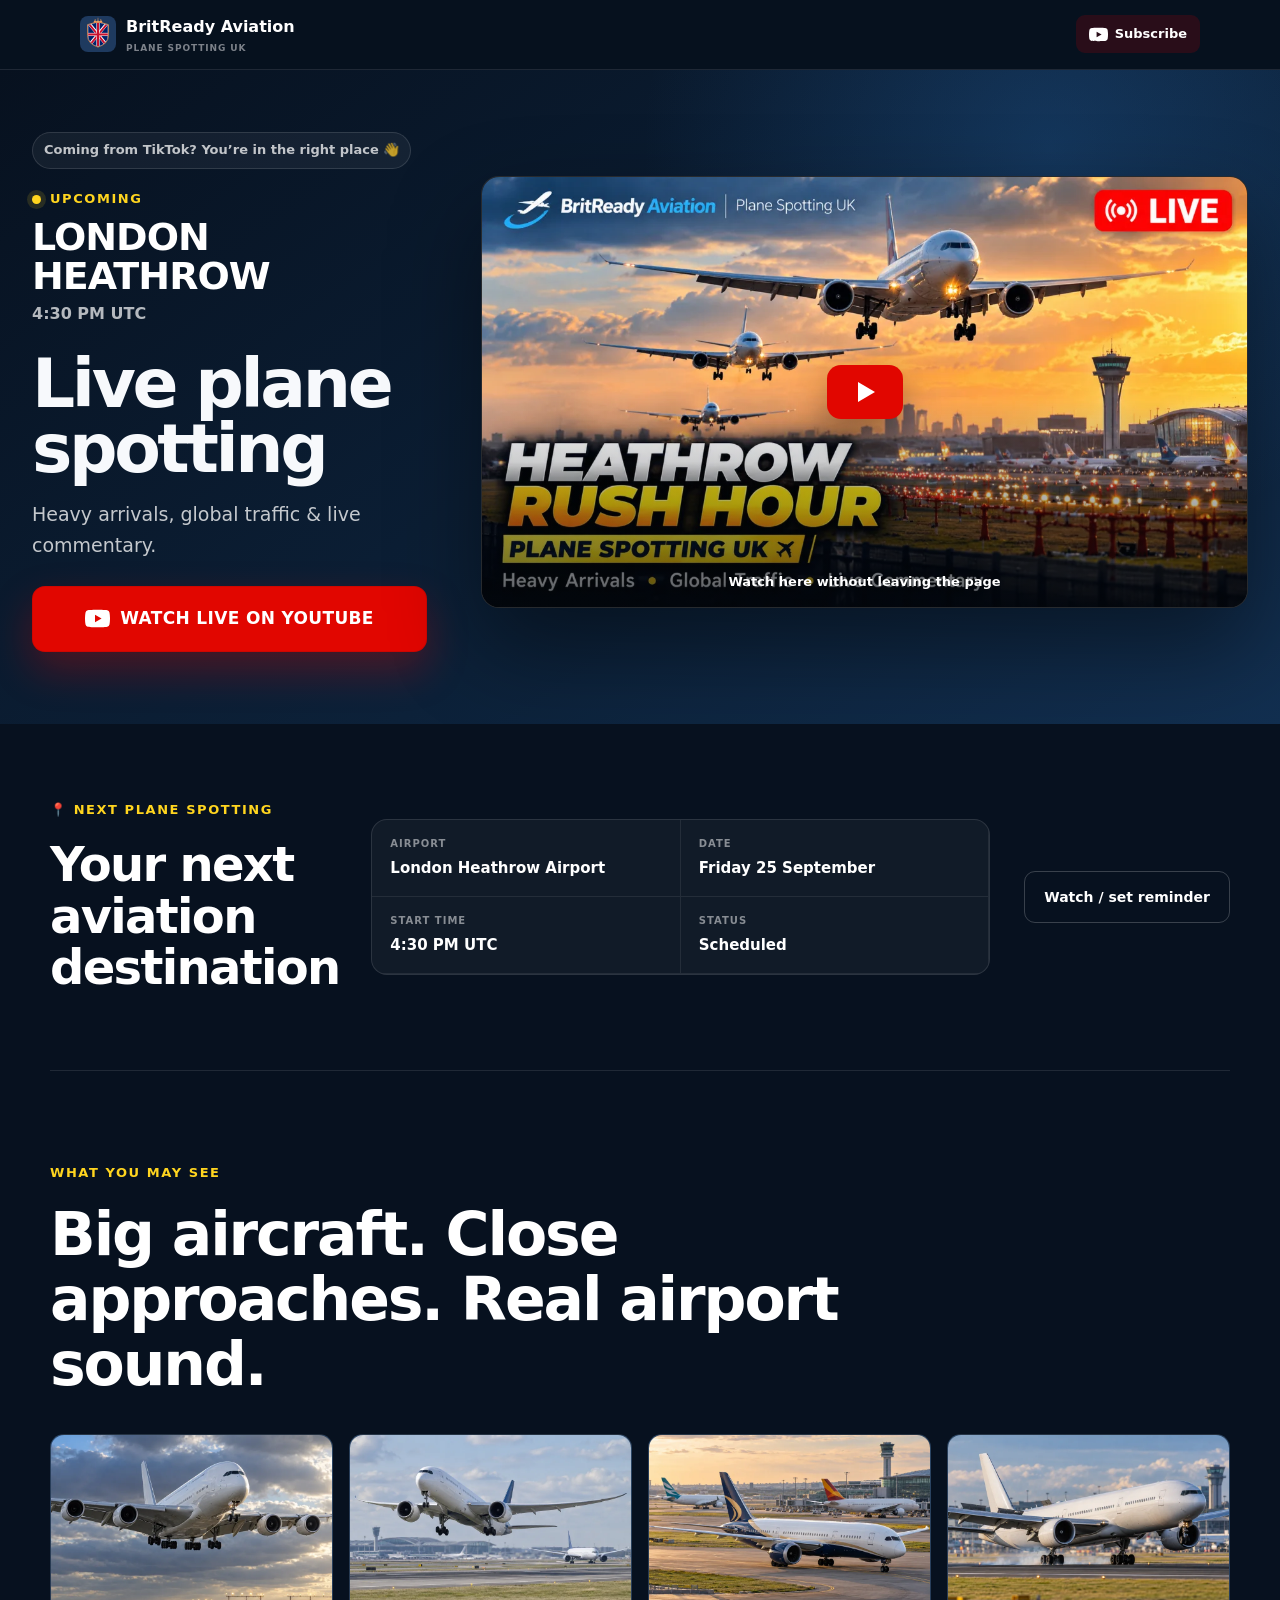
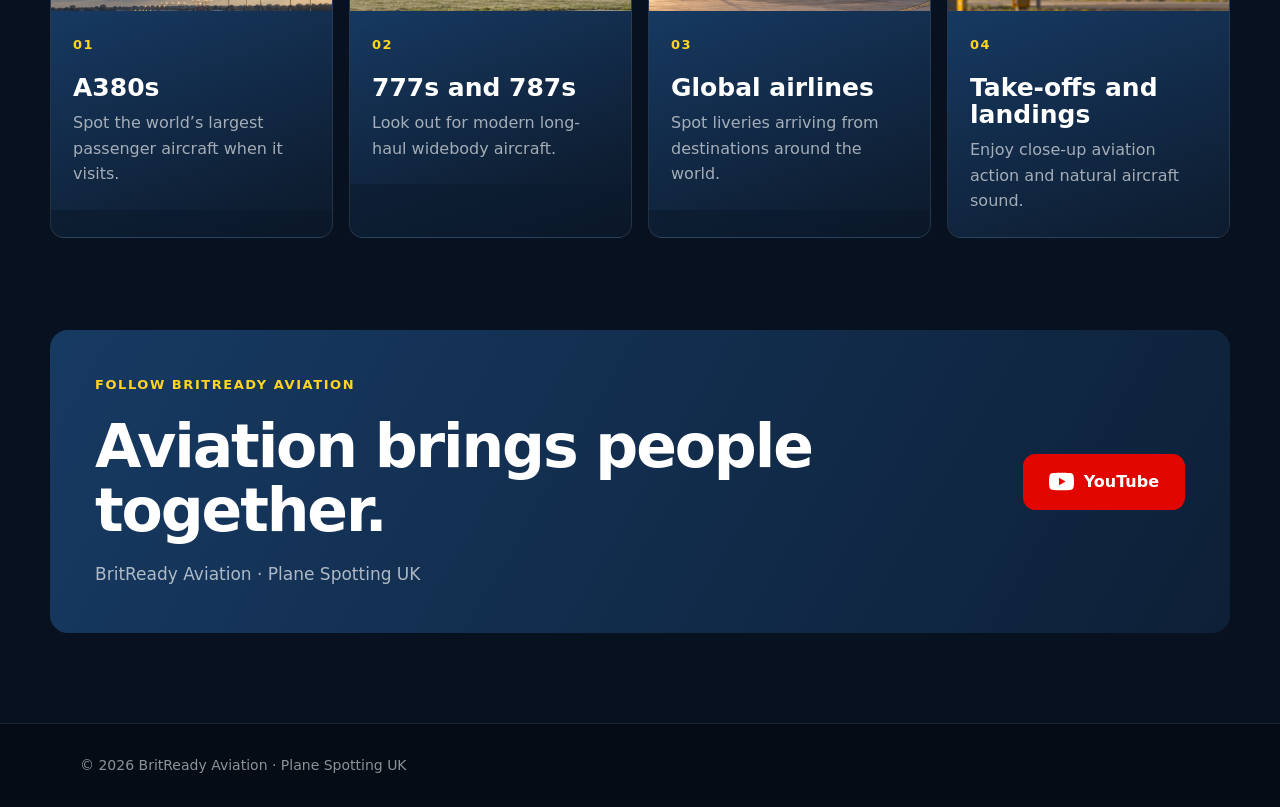
<file: index.html>
<!doctype html>
<html lang="en">
<head>
  <meta charset="utf-8">
  <meta name="viewport" content="width=device-width, initial-scale=1, viewport-fit=cover">
  <title>BritReady Aviation | Plane Spotting UK &amp; Heathrow Live Streams</title>
  <meta name="description" content="BritReady Aviation brings you plane spotting across the UK, including London Heathrow live streams, close-up aircraft take-offs and landings.">
  <meta name="theme-color" content="#07111f">
  <meta property="og:title" content="BritReady Aviation | Plane Spotting UK">
  <meta property="og:description" content="Live Heathrow rush-hour plane spotting on Friday 25 September at 5:30 PM, featuring heavy arrivals, global traffic and live commentary.">
  <meta property="og:image" content="https://www.britreadyapp.co.uk/assets/heathrow-rush-hour-2026-09-25.jpg">
  <meta property="og:image:alt" content="BritReady Aviation live Heathrow rush-hour plane spotting on Friday 25 September">
  <meta property="og:type" content="website">
  <meta property="og:url" content="https://www.britreadyapp.co.uk/">
  <meta name="twitter:card" content="summary_large_image">
  <meta name="twitter:title" content="BritReady Aviation | Plane Spotting UK">
  <meta name="twitter:description" content="Live aircraft take-offs and landings, spotting schedules and UK aviation videos.">
  <meta name="twitter:image" content="https://www.britreadyapp.co.uk/assets/heathrow-rush-hour-2026-09-25.jpg">
  <link rel="canonical" href="https://www.britreadyapp.co.uk/">
  <link rel="icon" href="assets/app-icon.svg" type="image/svg+xml">
  <link rel="stylesheet" href="styles.css?v=20260919-0815">
  <script src="site-config.js?v=20260925-1055" defer></script>
  <script src="site.js?v=20260921-1905" defer></script>
</head>
<body class="aviation-home">
  <header class="site-header">
    <nav class="nav" aria-label="Main navigation">
      <a class="brand" href="./" aria-label="BritReady Aviation home">
        <img src="assets/app-icon.svg" alt="" width="36" height="36">
        <span>BritReady Aviation<small>Plane Spotting UK</small></span>
      </a>
      <a class="subscribe-nav" href="https://www.youtube.com/channel/UCkuswSuAl1epdL6mLs6LgBw?sub_confirmation=1" data-youtube-subscribe data-event="youtube_channel_click" target="_blank" rel="noopener noreferrer" aria-label="Subscribe to BritReady Aviation on YouTube">
        <svg aria-hidden="true" viewBox="0 0 24 24"><path d="M23.5 6.2a3 3 0 0 0-2.1-2.1C19.5 3.6 12 3.6 12 3.6s-7.5 0-9.4.5A3 3 0 0 0 .5 6.2 31 31 0 0 0 0 12a31 31 0 0 0 .5 5.8 3 3 0 0 0 2.1 2.1c1.9.5 9.4.5 9.4.5s7.5 0 9.4-.5a3 3 0 0 0 2.1-2.1A31 31 0 0 0 24 12a31 31 0 0 0-.5-5.8ZM9.6 15.6V8.4l6.3 3.6-6.3 3.6Z"/></svg>
        Subscribe
      </a>
    </nav>
  </header>

  <main>
    <section class="creator-hero" aria-labelledby="hero-title">
      <div class="creator-hero-inner">
        <div class="hero-content">
          <p class="tiktok-context">Coming from TikTok? You’re in the right place <span aria-hidden="true">👋</span></p>

          <div class="stream-snapshot" aria-label="Current plane spotting stream">
            <p class="stream-state" id="stream-state"><span aria-hidden="true"></span> Upcoming</p>
            <strong class="stream-location" id="stream-location">London Heathrow</strong>
            <time class="stream-time" id="stream-time">Friday · 5:30 PM BST</time>
          </div>

          <h1 id="hero-title">Live plane spotting</h1>
          <p class="hero-summary">Heavy arrivals, global traffic &amp; live commentary.</p>

          <a class="button primary-live-cta" id="primary-live-cta" href="https://youtube.com/live/XxraRe13XsI?feature=share" data-event="youtube_live_click" target="_blank" rel="noopener noreferrer">
            <svg aria-hidden="true" viewBox="0 0 24 24"><path d="M23.5 6.2a3 3 0 0 0-2.1-2.1C19.5 3.6 12 3.6 12 3.6s-7.5 0-9.4.5A3 3 0 0 0 .5 6.2 31 31 0 0 0 0 12a31 31 0 0 0 .5 5.8 3 3 0 0 0 2.1 2.1c1.9.5 9.4.5 9.4.5s7.5 0 9.4-.5a3 3 0 0 0 2.1-2.1A31 31 0 0 0 24 12a31 31 0 0 0-.5-5.8ZM9.6 15.6V8.4l6.3 3.6-6.3 3.6Z"/></svg>
            <span>Watch live on YouTube</span>
          </a>

          <div class="hero-countdown" id="hero-countdown" role="timer" aria-label="Time remaining until the live stream" hidden></div>
        </div>

        <div class="player-preview" id="player-preview">
          <img src="assets/heathrow-rush-hour-2026-09-25.webp" alt="BritReady Aviation live Heathrow rush-hour plane spotting on Friday 25 September" width="1200" height="675" fetchpriority="high">
          <button class="player-play" id="player-play" type="button" aria-label="Play the embedded BritReady Aviation live stream">
            <span aria-hidden="true"></span>
          </button>
          <div class="player-caption">Watch here without leaving the page</div>
        </div>
      </div>
    </section>

    <section class="next-spotting" aria-labelledby="next-spotting-heading">
      <div class="next-spotting-heading">
        <p class="section-label">📍 Next plane spotting</p>
        <h2 id="next-spotting-heading">Your next aviation destination</h2>
      </div>

      <div class="spotting-details" id="spotting-details">
        <div><span>Airport</span><strong id="next-airport">Coming soon ✈️</strong></div>
        <div><span>Date</span><strong id="next-date">To be announced</strong></div>
        <div><span>Start time</span><strong id="next-time">To be announced</strong></div>
        <div><span>Status</span><strong id="next-status">Coming soon</strong></div>
      </div>

      <p class="next-empty-message" id="next-empty-message" hidden>Follow BritReady Aviation to be notified.</p>
      <a class="button next-spotting-cta" id="next-spotting-cta" href="https://youtube.com/live/XxraRe13XsI?feature=share" data-event="next_spotting_click" target="_blank" rel="noopener noreferrer">Watch / set reminder</a>
    </section>

    <section class="aviation-section" aria-labelledby="aviation-heading">
      <div class="section-heading">
        <p class="section-label">What you may see</p>
        <h2 id="aviation-heading">Big aircraft. Close approaches. Real airport sound.</h2>
      </div>
      <div class="aviation-grid">
        <article>
          <img src="assets/aircraft-a380-approach.webp" alt="A large four-engine double-deck aircraft approaching a runway" loading="lazy" width="900" height="675">
          <div class="aircraft-card-copy"><span>01</span><h3>A380s</h3><p>Spot the world’s largest passenger aircraft when it visits.</p></div>
        </article>
        <article>
          <img src="assets/aircraft-widebody-takeoff.webp" alt="A modern twin-engine widebody aircraft lifting away from a runway" loading="lazy" width="900" height="675">
          <div class="aircraft-card-copy"><span>02</span><h3>777s and 787s</h3><p>Look out for modern long-haul widebody aircraft.</p></div>
        </article>
        <article>
          <img src="assets/aircraft-global-airlines.webp" alt="Several international passenger aircraft moving around an airport" loading="lazy" width="900" height="675">
          <div class="aircraft-card-copy"><span>03</span><h3>Global airlines</h3><p>Spot liveries arriving from destinations around the world.</p></div>
        </article>
        <article>
          <img src="assets/aircraft-touchdown.webp" alt="A widebody passenger aircraft touching down with a small puff of tyre smoke" loading="lazy" width="900" height="675">
          <div class="aircraft-card-copy"><span>04</span><h3>Take-offs and landings</h3><p>Enjoy close-up aviation action and natural aircraft sound.</p></div>
        </article>
      </div>
    </section>

    <section class="channel-section" aria-labelledby="follow-heading">
      <div>
        <p class="section-label">Follow BritReady Aviation</p>
        <h2 id="follow-heading">Aviation brings people together.</h2>
        <p>BritReady Aviation · Plane Spotting UK</p>
      </div>
      <div class="channel-actions">
        <a class="button subscribe-button" href="https://www.youtube.com/channel/UCkuswSuAl1epdL6mLs6LgBw?sub_confirmation=1" data-youtube-subscribe data-event="youtube_channel_click" target="_blank" rel="noopener noreferrer">
          <svg aria-hidden="true" viewBox="0 0 24 24"><path d="M23.5 6.2a3 3 0 0 0-2.1-2.1C19.5 3.6 12 3.6 12 3.6s-7.5 0-9.4.5A3 3 0 0 0 .5 6.2 31 31 0 0 0 0 12a31 31 0 0 0 .5 5.8 3 3 0 0 0 2.1 2.1c1.9.5 9.4.5 9.4.5s7.5 0 9.4-.5a3 3 0 0 0 2.1-2.1A31 31 0 0 0 24 12a31 31 0 0 0-.5-5.8ZM9.6 15.6V8.4l6.3 3.6-6.3 3.6Z"/></svg>
          YouTube
        </a>
        <a class="button social-secondary" id="tiktok-link" data-event="tiktok_click" target="_blank" rel="noopener noreferrer" hidden>TikTok</a>
      </div>
    </section>
  </main>

  <footer class="site-footer">
    <div class="footer-inner"><span>&copy; 2026 BritReady Aviation · Plane Spotting UK</span></div>
  </footer>
</body>
</html>
</file>
<file: styles.css>
:root {
  --ink: #172033;
  --muted: #5b6577;
  --line: #d9e0ea;
  --paper: #ffffff;
  --soft: #f6f8fb;
  --navy: #1e3a5f;
  --navy-2: #2d5282;
  --orange: #f4a261;
  --red: #c8102e;
  --green: #1f9d68;
  --shadow: 0 18px 42px rgba(23, 32, 51, 0.12);
}

/* Mobile-first aviation creator landing page */

[hidden] {
  display: none !important;
}

.aviation-home .brand span {
  display: grid;
  gap: 1px;
}

.aviation-home .brand small {
  color: rgba(255, 255, 255, 0.48);
  font-size: 9px;
  font-weight: 750;
  letter-spacing: 0.1em;
  text-transform: uppercase;
}

.aviation-home .nav > .subscribe-nav {
  display: inline-flex;
  align-items: center;
  gap: 7px;
  min-height: 38px;
  padding: 0 13px;
  border-radius: 9px;
  background: rgba(225, 6, 0, 0.16);
  color: #fff;
  font-size: 13px;
  font-weight: 850;
  text-decoration: none;
}

.aviation-home .nav > .subscribe-nav:hover {
  background: var(--aviation-red);
}

.creator-hero {
  position: relative;
  overflow: hidden;
  background:
    radial-gradient(circle at 82% 12%, rgba(40, 108, 180, 0.3), transparent 34%),
    linear-gradient(145deg, #07111f 0%, #0c2139 60%, #122f50 100%);
}

.creator-hero-inner {
  display: grid;
  grid-template-columns: minmax(320px, 0.68fr) minmax(0, 1.32fr);
  gap: 54px;
  align-items: center;
  width: min(1320px, calc(100% - 64px));
  margin: 0 auto;
  padding: 62px 0 72px;
}

.hero-content {
  min-width: 0;
}

.tiktok-context {
  width: fit-content;
  margin: 0 0 20px;
  padding: 7px 11px;
  border: 1px solid rgba(255, 255, 255, 0.12);
  border-radius: 999px;
  background: rgba(255, 255, 255, 0.05);
  color: rgba(255, 255, 255, 0.74);
  font-size: 13px;
  font-weight: 700;
}

.stream-snapshot {
  display: grid;
  gap: 4px;
  margin-bottom: 24px;
}

.stream-state {
  display: flex;
  align-items: center;
  gap: 9px;
  margin: 0 0 4px;
  color: var(--aviation-yellow);
  font-size: 13px;
  font-weight: 900;
  letter-spacing: 0.12em;
  text-transform: uppercase;
}

.stream-state span {
  width: 9px;
  height: 9px;
  border-radius: 50%;
  background: #ff302a;
  box-shadow: 0 0 0 5px rgba(255, 48, 42, 0.16);
}

[data-stream-state="upcoming"] .stream-state span {
  background: var(--aviation-yellow);
  box-shadow: 0 0 0 5px rgba(255, 213, 31, 0.13);
}

[data-stream-state="stream_ended"] .stream-state span {
  background: #8190a3;
  box-shadow: none;
}

.stream-location {
  color: #fff;
  font-size: clamp(24px, 3vw, 38px);
  line-height: 1.05;
  letter-spacing: -0.025em;
  text-transform: uppercase;
}

.stream-time {
  color: rgba(255, 255, 255, 0.7);
  font-size: 16px;
  font-weight: 800;
}

.hero-content h1 {
  max-width: 540px;
  margin: 0;
  font-size: clamp(44px, 5.3vw, 76px);
  line-height: 0.96;
  letter-spacing: -0.05em;
}

.hero-summary {
  margin: 18px 0 26px;
  color: rgba(255, 255, 255, 0.76);
  font-size: 19px;
}

.primary-live-cta {
  width: 100%;
  min-height: 66px;
  justify-content: center;
  border-radius: 13px;
  background: var(--aviation-red);
  box-shadow: 0 18px 40px rgba(225, 6, 0, 0.3);
  color: #fff;
  font-size: 17px;
  font-weight: 900;
  letter-spacing: 0.02em;
  text-decoration: none;
  text-transform: uppercase;
}

.primary-live-cta:hover {
  background: #f01812;
  transform: translateY(-1px);
}

.primary-live-cta svg,
.subscribe-button svg {
  width: 25px;
  height: 25px;
  margin-right: 10px;
  flex: 0 0 auto;
  fill: currentColor;
}

.hero-countdown {
  margin-top: 13px;
  color: rgba(255, 255, 255, 0.66);
  font-size: 13px;
  font-weight: 800;
  text-align: center;
  font-variant-numeric: tabular-nums;
}

.player-preview {
  position: relative;
  overflow: hidden;
  aspect-ratio: 16 / 9;
  border: 1px solid rgba(255, 255, 255, 0.14);
  border-radius: 18px;
  background: #03070c;
  box-shadow: 0 38px 90px rgba(0, 0, 0, 0.44);
}

.player-preview > img,
.player-preview > iframe {
  width: 100%;
  height: 100%;
  object-fit: cover;
  border: 0;
}

.player-preview::after {
  position: absolute;
  inset: 0;
  background: linear-gradient(180deg, transparent 52%, rgba(3, 7, 12, 0.66));
  content: "";
  pointer-events: none;
}

.player-preview.is-playing::after {
  display: none;
}

.player-play {
  position: absolute;
  z-index: 2;
  top: 50%;
  left: 50%;
  display: grid;
  width: 76px;
  height: 54px;
  place-items: center;
  border: 0;
  border-radius: 14px;
  background: var(--aviation-red);
  box-shadow: 0 16px 36px rgba(0, 0, 0, 0.38);
  cursor: pointer;
  transform: translate(-50%, -50%);
}

.player-play span {
  width: 0;
  height: 0;
  margin-left: 4px;
  border-top: 10px solid transparent;
  border-bottom: 10px solid transparent;
  border-left: 17px solid #fff;
}

.player-caption {
  position: absolute;
  z-index: 2;
  right: 16px;
  bottom: 14px;
  left: 16px;
  color: #fff;
  font-size: 13px;
  font-weight: 800;
  text-align: center;
}

.next-spotting {
  display: grid;
  grid-template-columns: minmax(230px, 0.65fr) minmax(0, 1.4fr) auto;
  gap: 34px;
  align-items: center;
  width: min(1180px, calc(100% - 40px));
  margin: 0 auto;
  padding: 76px 0;
}

.next-spotting h2 {
  margin: 0;
  color: #fff;
  font-size: clamp(30px, 4vw, 48px);
  letter-spacing: -0.035em;
}

.spotting-details {
  display: grid;
  grid-template-columns: repeat(2, minmax(0, 1fr));
  overflow: hidden;
  border: 1px solid rgba(255, 255, 255, 0.11);
  border-radius: 16px;
  background: rgba(255, 255, 255, 0.045);
}

.spotting-details > div {
  min-width: 0;
  padding: 16px 18px;
  border-right: 1px solid rgba(255, 255, 255, 0.08);
  border-bottom: 1px solid rgba(255, 255, 255, 0.08);
}

.spotting-details span,
.spotting-details strong {
  display: block;
}

.spotting-details span {
  margin-bottom: 4px;
  color: rgba(255, 255, 255, 0.5);
  font-size: 10px;
  font-weight: 850;
  letter-spacing: 0.1em;
  text-transform: uppercase;
}

.spotting-details strong {
  overflow-wrap: anywhere;
  color: #fff;
  font-size: 15px;
}

.next-spotting-cta {
  min-height: 52px;
  padding: 0 19px;
  border: 1px solid rgba(255, 255, 255, 0.2);
  border-radius: 11px;
  background: transparent;
  color: #fff;
  font-size: 14px;
  white-space: nowrap;
}

.next-empty-message {
  color: rgba(255, 255, 255, 0.65);
}

.social-secondary {
  min-height: 56px;
  padding: 0 25px;
  border: 1px solid rgba(255, 255, 255, 0.2);
  border-radius: 12px;
  background: transparent;
  color: #fff;
}

@media (max-width: 900px) {
  .creator-hero-inner {
    grid-template-columns: 1fr;
    gap: 30px;
    width: min(100% - 40px, 720px);
  }

  .next-spotting {
    grid-template-columns: 1fr;
  }

  .next-spotting-cta {
    width: 100%;
  }
}

@media (max-width: 680px) {
  .aviation-home .site-header {
    position: relative;
  }

  .aviation-home .nav {
    width: calc(100% - 28px);
    min-height: 60px;
  }

  .aviation-home .brand {
    font-size: 14px;
  }

  .aviation-home .brand img {
    width: 32px;
    height: 32px;
  }

  .aviation-home .nav > .subscribe-nav {
    min-height: 36px;
    padding: 0 10px;
    font-size: 12px;
  }

  .creator-hero-inner {
    gap: 22px;
    width: calc(100% - 28px);
    padding: 20px 0 32px;
  }

  .tiktok-context {
    margin-bottom: 16px;
    padding: 6px 10px;
    font-size: 12px;
  }

  .stream-snapshot {
    gap: 2px;
    margin-bottom: 18px;
  }

  .stream-state {
    margin-bottom: 3px;
    font-size: 11px;
  }

  .stream-location {
    font-size: 27px;
  }

  .stream-time {
    font-size: 14px;
  }

  .hero-content h1 {
    font-size: clamp(38px, 12.5vw, 52px);
  }

  .hero-summary {
    margin: 12px 0 19px;
    font-size: 16px;
  }

  .primary-live-cta {
    min-height: 62px;
    font-size: 15px;
  }

  .player-preview {
    border-radius: 12px;
  }

  .player-play {
    width: 64px;
    height: 46px;
    border-radius: 11px;
  }

  .player-caption {
    bottom: 10px;
    font-size: 11px;
  }

  .next-spotting {
    gap: 20px;
    width: calc(100% - 28px);
    padding: 52px 0;
  }

  .next-spotting .section-label {
    margin-bottom: 9px;
  }

  .next-spotting h2 {
    font-size: 31px;
  }

  .spotting-details {
    grid-template-columns: 1fr;
  }

  .spotting-details > div {
    display: grid;
    grid-template-columns: 84px 1fr;
    gap: 10px;
    align-items: baseline;
    padding: 12px 14px;
  }

  .aviation-section {
    width: calc(100% - 28px);
    padding: 54px 0;
  }

  .aviation-section .section-heading {
    margin-bottom: 24px;
  }

  .aviation-section .section-heading h2 {
    font-size: 34px;
  }

  .aviation-grid {
    display: flex;
    gap: 12px;
    overflow-x: auto;
    padding: 0 0 12px;
    scroll-snap-type: x mandatory;
    scrollbar-width: none;
  }

  .aviation-grid::-webkit-scrollbar {
    display: none;
  }

  .aviation-grid article {
    min-width: min(78vw, 300px);
    scroll-snap-align: start;
  }

  .aviation-grid article > img {
    height: 150px;
  }

  .aircraft-card-copy {
    padding: 16px 18px 19px;
  }

  .aviation-grid h3 {
    margin: 10px 0 6px;
    font-size: 22px;
  }

  .aviation-grid p {
    font-size: 14px;
  }

  .channel-section {
    width: calc(100% - 28px);
    margin-bottom: 54px;
    padding: 28px 22px;
  }

  .channel-actions,
  .subscribe-button,
  .social-secondary {
    width: 100%;
  }
}

@layer legacy {

* {
  box-sizing: border-box;
}

html {
  scroll-behavior: smooth;
}

body {
  margin: 0;
  color: var(--ink);
  background: var(--soft);
  font-family: Inter, ui-sans-serif, system-ui, -apple-system, BlinkMacSystemFont, "Segoe UI", sans-serif;
  line-height: 1.6;
}

a {
  color: var(--navy-2);
  text-decoration-thickness: 0.08em;
  text-underline-offset: 0.18em;
}

img {
  display: block;
  max-width: 100%;
}

.site-header {
  position: sticky;
  top: 0;
  z-index: 10;
  border-bottom: 1px solid rgba(217, 224, 234, 0.85);
  background: rgba(255, 255, 255, 0.94);
  backdrop-filter: blur(18px);
}

.nav {
  display: flex;
  align-items: center;
  justify-content: space-between;
  width: min(1120px, calc(100% - 32px));
  margin: 0 auto;
  padding: 14px 0;
  gap: 18px;
}

.brand {
  display: inline-flex;
  align-items: center;
  gap: 10px;
  color: var(--ink);
  text-decoration: none;
  font-weight: 800;
  letter-spacing: 0;
  white-space: nowrap;
}

.brand img {
  width: 36px;
  height: 36px;
  border-radius: 8px;
}

.nav-links {
  display: flex;
  align-items: center;
  gap: 16px;
  font-size: 14px;
}

.nav-links a {
  display: inline-flex;
  align-items: center;
  min-height: 34px;
  padding: 0 10px;
  border-radius: 8px;
  color: var(--muted);
  text-decoration: none;
  font-weight: 650;
}

.nav-links a:hover {
  color: var(--navy);
  background: rgba(30, 58, 95, 0.07);
}

.nav-links a[aria-current="page"] {
  color: var(--paper);
  background: var(--navy);
  box-shadow: 0 8px 18px rgba(30, 58, 95, 0.18);
}

.button {
  display: inline-flex;
  align-items: center;
  justify-content: center;
  min-height: 44px;
  padding: 0 18px;
  border-radius: 8px;
  background: var(--orange);
  color: #132033;
  text-decoration: none;
  font-weight: 800;
  border: 1px solid rgba(0, 0, 0, 0.08);
}

.button.secondary {
  background: var(--paper);
  color: var(--navy);
  border-color: var(--line);
}

.hero {
  background: linear-gradient(135deg, var(--navy) 0%, var(--navy-2) 100%);
  color: white;
}

.hero-inner {
  display: grid;
  grid-template-columns: minmax(0, 1fr) minmax(320px, 0.72fr);
  gap: 46px;
  align-items: center;
  width: min(1120px, calc(100% - 32px));
  min-height: 640px;
  margin: 0 auto;
  padding: 64px 0 54px;
}

.eyebrow {
  display: inline-flex;
  width: fit-content;
  margin: 0 0 18px;
  padding: 5px 12px;
  border: 1px solid rgba(244, 162, 97, 0.72);
  border-radius: 999px;
  color: #ffd9b7;
  font-size: 13px;
  font-weight: 750;
}

h1,
h2,
h3 {
  line-height: 1.08;
  letter-spacing: 0;
}

h1 {
  max-width: 720px;
  margin: 0;
  font-size: clamp(44px, 7vw, 82px);
}

.hero p {
  max-width: 660px;
  margin: 22px 0 0;
  color: rgba(255, 255, 255, 0.84);
  font-size: 20px;
}

.hero-actions {
  display: flex;
  flex-wrap: wrap;
  gap: 12px;
  margin-top: 30px;
}

.hero-visual {
  overflow: hidden;
  border-radius: 8px;
  box-shadow: var(--shadow);
  background: #0f2540;
}

.hero-visual img {
  width: 100%;
  aspect-ratio: 1200 / 628;
  object-fit: cover;
}

.download-panel {
  display: grid;
  grid-template-columns: minmax(0, 0.68fr) minmax(260px, 0.52fr);
  gap: 28px;
  align-items: center;
  border: 1px solid var(--line);
  border-radius: 8px;
  background: var(--paper);
  padding: 30px;
  box-shadow: var(--shadow);
}

.download-panel h2 {
  margin: 0 0 12px;
  color: var(--navy);
  font-size: clamp(30px, 4vw, 44px);
}

.download-panel p {
  margin: 0;
  color: var(--muted);
  font-size: 18px;
}

.qr-grid {
  display: grid;
  grid-template-columns: repeat(2, minmax(0, 1fr));
  gap: 14px;
}

.qr-card {
  display: grid;
  gap: 12px;
  justify-items: center;
  border: 1px solid var(--line);
  border-radius: 8px;
  padding: 16px;
  background: var(--soft);
  text-align: center;
}

.qr-card img {
  width: min(100%, 152px);
  aspect-ratio: 1;
  border: 8px solid var(--paper);
  border-radius: 8px;
}

.qr-card strong {
  color: var(--navy);
}

.availability {
  display: flex;
  gap: 14px;
  flex-wrap: wrap;
  margin-top: 22px;
  color: rgba(255, 255, 255, 0.78);
  font-size: 14px;
}

.availability span {
  display: inline-flex;
  align-items: center;
  min-height: 32px;
  padding: 0 11px;
  border: 1px solid rgba(255, 255, 255, 0.22);
  border-radius: 999px;
}

.section {
  width: min(1120px, calc(100% - 32px));
  margin: 0 auto;
  padding: 74px 0;
}

.section h2 {
  margin: 0 0 12px;
  color: var(--navy);
  font-size: clamp(30px, 4vw, 46px);
}

.section-intro {
  max-width: 760px;
  margin: 0 0 32px;
  color: var(--muted);
  font-size: 18px;
}

.grid {
  display: grid;
  grid-template-columns: repeat(3, minmax(0, 1fr));
  gap: 18px;
}

.tile,
.notice,
.policy-block {
  border: 1px solid var(--line);
  border-radius: 8px;
  background: var(--paper);
}

.tile {
  padding: 24px;
}

.tile strong {
  display: block;
  margin-bottom: 8px;
  color: var(--navy);
  font-size: 18px;
}

.notice {
  padding: 22px;
  border-left: 5px solid var(--red);
}

.notice strong {
  color: var(--navy);
}

.split {
  display: grid;
  grid-template-columns: minmax(0, 0.84fr) minmax(280px, 0.56fr);
  gap: 28px;
  align-items: start;
}

.contact-panel {
  border-top: 5px solid var(--orange);
  padding: 24px;
  border-radius: 8px;
  background: var(--paper);
  box-shadow: var(--shadow);
}

.contact-panel h2,
.contact-panel h3 {
  margin-top: 0;
}

.page-hero {
  background: var(--navy);
  color: white;
}

.page-hero .section {
  padding: 58px 0;
}

.page-hero h1 {
  font-size: clamp(40px, 6vw, 68px);
}

.page-hero p {
  max-width: 780px;
  color: rgba(255, 255, 255, 0.82);
  font-size: 18px;
}

.policy {
  max-width: 920px;
}

.policy-block {
  padding: 28px;
  margin-bottom: 18px;
}

.policy-block h2 {
  margin: 0 0 12px;
  font-size: 26px;
}

.policy-block h3 {
  margin: 24px 0 8px;
  color: var(--navy);
}

.policy-block ul,
.policy-block ol {
  padding-left: 22px;
}

.policy-block li + li {
  margin-top: 8px;
}

.meta {
  color: var(--muted);
  font-size: 14px;
}

.site-footer {
  border-top: 1px solid var(--line);
  background: var(--paper);
}

.footer-inner {
  display: flex;
  justify-content: space-between;
  gap: 20px;
  width: min(1120px, calc(100% - 32px));
  margin: 0 auto;
  padding: 30px 0;
  color: var(--muted);
  font-size: 14px;
}

.footer-links {
  display: flex;
  flex-wrap: wrap;
  gap: 14px;
}

.footer-links a {
  color: var(--muted);
  text-decoration: none;
  font-weight: 650;
}

@media (max-width: 820px) {
  .nav {
    align-items: flex-start;
    flex-direction: column;
  }

  .nav-links {
    width: 100%;
    overflow-x: auto;
    padding-bottom: 3px;
  }

  .hero-inner,
  .split,
  .download-panel,
  .grid {
    grid-template-columns: 1fr;
  }

  .qr-grid {
    grid-template-columns: 1fr;
  }

  .hero-inner {
    min-height: auto;
    padding-top: 48px;
  }

  .hero p {
    font-size: 18px;
  }

  .section {
    padding: 52px 0;
  }

  .footer-inner {
    flex-direction: column;
  }
}

/* BritReady Aviation live-event homepage */

.aviation-home {
  --aviation-night: #07111f;
  --aviation-panel: #0d1b2d;
  --aviation-blue: #173a63;
  --aviation-red: #e10600;
  --aviation-yellow: #ffd51f;
  background: var(--aviation-night);
  color: #f7f9fc;
}

.aviation-home .site-header {
  border-color: rgba(255, 255, 255, 0.1);
  background: rgba(7, 17, 31, 0.94);
}

.aviation-home .brand {
  color: #fff;
}

.aviation-home .nav-links a {
  color: rgba(255, 255, 255, 0.74);
}

.aviation-home .nav-links a:hover {
  color: #fff;
  background: rgba(255, 255, 255, 0.08);
}

.aviation-home .nav-links .live-nav {
  color: #fff;
  background: rgba(225, 6, 0, 0.18);
}

.aviation-home .nav-links .subscribe-nav {
  gap: 8px;
  padding: 0 13px;
  color: #fff;
  background: var(--aviation-red);
  box-shadow: 0 8px 22px rgba(225, 6, 0, 0.24);
}

.aviation-home .nav-links .subscribe-nav:hover {
  background: #f01812;
}

.subscribe-nav svg {
  width: 19px;
  height: 19px;
  flex: 0 0 auto;
  fill: currentColor;
}

.live-nav span,
.live-kicker span {
  width: 9px;
  height: 9px;
  border-radius: 999px;
  background: #ff302a;
  box-shadow: 0 0 0 5px rgba(255, 48, 42, 0.16);
}

.live-nav span {
  margin-right: 8px;
}

.live-hero {
  position: relative;
  overflow: hidden;
  background:
    radial-gradient(circle at 78% 14%, rgba(40, 108, 180, 0.35), transparent 32%),
    linear-gradient(145deg, #07111f 0%, #0c2139 58%, #122f50 100%);
}

.live-hero::after {
  position: absolute;
  inset: auto -10% -48% 28%;
  height: 540px;
  border: 1px solid rgba(255, 255, 255, 0.07);
  border-radius: 50%;
  content: "";
  transform: rotate(-8deg);
}

.live-hero-inner {
  position: relative;
  z-index: 1;
  display: grid;
  grid-template-columns: minmax(0, 1.7fr) minmax(360px, 0.58fr);
  grid-template-areas:
    "art copy"
    "art action";
  gap: 24px 48px;
  align-items: center;
  width: min(1600px, calc(100% - 96px));
  min-height: 0;
  margin: 0 auto;
  padding: 64px 0 76px;
}

.live-copy {
  grid-area: copy;
  display: block;
  align-self: end;
  margin: 0;
}

.live-kicker,
.section-label {
  margin: 0 0 18px;
  color: var(--aviation-yellow);
  font-size: 13px;
  font-weight: 850;
  letter-spacing: 0.12em;
  text-transform: uppercase;
}

.live-kicker {
  display: flex;
  align-items: center;
  gap: 12px;
}

.live-copy h1 {
  max-width: 480px;
  font-size: clamp(43px, 4.3vw, 64px);
  letter-spacing: -0.045em;
}

.live-copy h1 em {
  color: var(--aviation-yellow);
  font-style: normal;
}

.live-intro {
  max-width: 460px;
  margin: 18px 0 0;
  color: rgba(255, 255, 255, 0.78);
  font-size: 18px;
}

.event-details {
  display: grid;
  grid-template-columns: repeat(2, minmax(0, 1fr));
  gap: 14px;
  margin-top: 30px;
}

.event-details div {
  padding: 15px 17px;
  border: 1px solid rgba(255, 255, 255, 0.13);
  border-radius: 12px;
  background: rgba(255, 255, 255, 0.05);
}

.event-details span,
.event-details strong {
  display: block;
}

.event-details span {
  color: rgba(255, 255, 255, 0.57);
  font-size: 12px;
  font-weight: 750;
  letter-spacing: 0.08em;
  text-transform: uppercase;
}

.event-details strong {
  margin-top: 4px;
  color: #fff;
  line-height: 1.3;
}

.live-button,
.watch-fallback {
  min-height: 58px;
  padding: 0 24px;
  border: 0;
  border-radius: 12px;
  background: var(--aviation-red);
  box-shadow: 0 16px 34px rgba(225, 6, 0, 0.26);
  color: #fff;
  font-size: 17px;
}

.live-button:hover,
.watch-fallback:hover {
  background: #f01812;
  transform: translateY(-1px);
}

.live-button svg {
  width: 26px;
  height: 26px;
  margin-right: 11px;
  fill: currentColor;
}

.text-link {
  padding: 10px 4px;
  color: #fff;
  font-weight: 750;
  text-decoration: none;
  white-space: nowrap;
}

.text-link span {
  color: var(--aviation-yellow);
}

.live-artwork {
  position: relative;
  grid-area: art;
  align-self: center;
  overflow: hidden;
  margin: 0;
  border: 1px solid rgba(255, 255, 255, 0.14);
  border-radius: 18px;
  background: #10243d;
  box-shadow: 0 38px 90px rgba(0, 0, 0, 0.42);
  color: #fff;
}

.hero-live-player {
  aspect-ratio: 16 / 9;
}

.hero-live-player iframe {
  display: block;
  width: 100%;
  height: 100%;
  border: 0;
}

.live-action-bar {
  grid-area: action;
  display: grid;
  grid-template-columns: 1fr;
  gap: 13px;
  align-self: start;
  margin: 0;
  padding: 18px;
  border: 1px solid rgba(255, 255, 255, 0.12);
  border-radius: 15px;
  background: rgba(255, 255, 255, 0.05);
}

.live-action-bar > div {
  padding: 0 0 12px;
  border-right: 0;
  border-bottom: 1px solid rgba(255, 255, 255, 0.12);
}

.live-action-bar span,
.live-action-bar strong {
  display: block;
}

.live-action-bar span {
  color: rgba(255, 255, 255, 0.55);
  font-size: 12px;
  font-weight: 850;
  letter-spacing: 0.1em;
  text-transform: uppercase;
}

.live-action-bar strong {
  margin-top: 2px;
  color: #fff;
  font-size: 24px;
}

.live-countdown {
  display: flex;
  align-items: baseline;
  gap: 4px;
  margin-top: 13px;
  color: #fff;
  font-variant-numeric: tabular-nums;
}

.live-countdown .countdown-label {
  margin-right: 7px;
  color: var(--aviation-yellow);
  font-size: 12px;
  letter-spacing: 0.08em;
}

.live-countdown .countdown-value {
  color: #fff;
  font-size: 21px;
  font-weight: 900;
  letter-spacing: -0.02em;
}

.live-countdown small {
  color: rgba(255, 255, 255, 0.55);
  font-size: 11px;
  font-weight: 800;
}

.live-countdown .countdown-separator {
  margin: 0 1px;
  color: rgba(255, 255, 255, 0.45);
  font-size: 16px;
}

.live-countdown.is-live {
  align-items: center;
  color: #fff;
}

.live-countdown.is-live strong {
  margin: 0;
  font-size: 17px;
}

.live-now-dot {
  width: 9px;
  height: 9px;
  border-radius: 50%;
  background: #ff302a;
  box-shadow: 0 0 0 5px rgba(255, 48, 42, 0.16);
}

.live-action-bar .live-button {
  width: 100%;
}

.live-action-bar .text-link {
  text-align: center;
}

.watch-section,
.aviation-section,
.channel-section {
  width: min(1180px, calc(100% - 40px));
  margin: 0 auto;
}

.watch-section {
  padding: 90px 0;
}

.watch-heading {
  display: grid;
  grid-template-columns: minmax(0, 0.9fr) minmax(300px, 0.55fr);
  gap: 36px;
  align-items: end;
  margin-bottom: 30px;
}

.watch-heading h2,
.section-heading h2,
.channel-section h2 {
  margin: 0;
  color: #fff;
  font-size: clamp(34px, 5vw, 60px);
  letter-spacing: -0.035em;
}

.watch-heading > p,
.channel-section > div > p:last-child {
  margin: 0;
  color: rgba(255, 255, 255, 0.66);
  font-size: 17px;
}

.video-shell {
  position: relative;
  overflow: hidden;
  aspect-ratio: 16 / 9;
  border: 1px solid rgba(255, 255, 255, 0.13);
  border-radius: 18px;
  background: #000;
  box-shadow: 0 28px 80px rgba(0, 0, 0, 0.38);
}

.video-shell iframe {
  position: absolute;
  inset: 0;
  width: 100%;
  height: 100%;
  border: 0;
}

.watch-fallback {
  width: 100%;
  margin-top: 18px;
}

.aviation-section {
  padding: 92px 0;
  border-top: 1px solid rgba(255, 255, 255, 0.1);
}

.section-heading {
  max-width: 880px;
  margin-bottom: 38px;
}

.aviation-grid {
  display: grid;
  grid-template-columns: repeat(4, minmax(0, 1fr));
  gap: 16px;
}

.aviation-grid article {
  overflow: hidden;
  min-height: 340px;
  padding: 0;
  border: 1px solid rgba(255, 255, 255, 0.1);
  border-radius: 14px;
  background: linear-gradient(160deg, rgba(23, 58, 99, 0.76), rgba(13, 27, 45, 0.72));
}

.aviation-grid article > img {
  width: 100%;
  height: 176px;
  object-fit: cover;
  transition: transform 300ms ease;
}

.aviation-grid article:hover > img {
  transform: scale(1.035);
}

.aircraft-card-copy {
  position: relative;
  padding: 20px 22px 23px;
  background: linear-gradient(160deg, rgba(23, 58, 99, 0.96), rgba(13, 27, 45, 0.98));
}

.aircraft-card-copy > span {
  color: var(--aviation-yellow);
  font-size: 13px;
  font-weight: 850;
  letter-spacing: 0.12em;
}

.aviation-grid h3 {
  margin: 17px 0 9px;
  color: #fff;
  font-size: 25px;
}

.aviation-grid p {
  margin: 0;
  color: rgba(255, 255, 255, 0.62);
}

.channel-section {
  display: grid;
  grid-template-columns: minmax(0, 1fr) auto;
  gap: 40px;
  align-items: center;
  margin-bottom: 90px;
  padding: 45px;
  border-radius: 18px;
  background: linear-gradient(120deg, #173a63, #0d2037);
}

.channel-section > div {
  max-width: 740px;
}

.channel-section > div > p:last-child {
  margin-top: 18px;
}

.channel-button {
  min-height: 56px;
  padding: 0 25px;
  border: 1px solid rgba(255, 255, 255, 0.2);
  border-radius: 12px;
  background: #fff;
  color: #0d2037;
}

.channel-actions {
  display: flex;
  flex-wrap: wrap;
  gap: 12px;
  justify-content: flex-end;
}

.subscribe-button {
  min-height: 56px;
  padding: 0 25px;
  border: 1px solid var(--aviation-red);
  border-radius: 12px;
  background: var(--aviation-red);
  color: #fff;
}

.subscribe-button:hover {
  background: #f01812;
}

.aviation-home .site-footer {
  border-color: rgba(255, 255, 255, 0.1);
  background: #050c16;
}

.aviation-home .footer-inner,
.aviation-home .footer-links a {
  color: rgba(255, 255, 255, 0.55);
}

@media (max-width: 1500px) {
  .live-hero-inner {
    grid-template-columns: minmax(0, 1.55fr) minmax(310px, 0.62fr);
    gap: 22px 34px;
    width: min(1240px, calc(100% - 40px));
    padding: 48px 0 58px;
  }
}

@media (max-width: 1080px) {
  .live-hero-inner {
    grid-template-columns: minmax(0, 1.35fr) minmax(290px, 0.65fr);
    gap: 20px 28px;
  }

  .live-copy h1 {
    font-size: clamp(39px, 4.8vw, 54px);
  }

  .aviation-grid {
    grid-template-columns: repeat(2, minmax(0, 1fr));
  }
}

@media (max-width: 820px) {
  .live-hero-inner {
    display: grid;
    grid-template-columns: 1fr;
    grid-template-areas:
      "copy"
      "action"
      "art";
    min-height: 0;
  }

  .live-copy h1 {
    max-width: 680px;
  }

  .live-intro {
    max-width: 680px;
  }
}

@media (max-width: 680px) {
  .aviation-home .nav {
    align-items: center;
    flex-direction: row;
  }

  .aviation-home .nav-links {
    width: auto;
    padding: 0;
  }

  .aviation-home .nav-links a:not(.subscribe-nav) {
    display: none;
  }

  .live-hero-inner,
  .watch-section,
  .aviation-section,
  .channel-section {
    width: min(100% - 28px, 1180px);
  }

  .live-hero-inner {
    padding: 30px 0 38px;
  }

  .live-copy h1 {
    font-size: clamp(37px, 11vw, 52px);
    line-height: 1.02;
  }

  .watch-heading,
  .channel-section {
    grid-template-columns: 1fr;
  }

  .live-copy {
    display: block;
    margin: 0;
  }

  .live-kicker {
    margin-bottom: 13px;
    font-size: 11px;
    letter-spacing: 0.08em;
  }

  .live-intro {
    margin-top: 14px;
    font-size: 16px;
    line-height: 1.5;
  }

  .live-artwork {
    border-radius: 12px;
  }

  .artwork-action {
    right: 10px;
    bottom: 10px;
    min-height: 34px;
    padding: 0 12px;
    font-size: 12px;
  }

  .live-action-bar {
    grid-template-columns: 1fr;
    gap: 12px;
    margin: 0;
    padding: 14px;
    text-align: center;
  }

  .live-action-bar > div {
    padding: 0 0 11px;
    border-right: 0;
    border-bottom: 1px solid rgba(255, 255, 255, 0.12);
  }

  .live-action-bar strong {
    font-size: 19px;
  }

  .live-action-bar .live-button {
    width: 100%;
  }

  .text-link {
    padding: 5px;
    text-align: center;
  }

  .watch-section,
  .aviation-section {
    padding: 64px 0;
  }

  .watch-heading {
    align-items: start;
  }

  .video-shell {
    border-radius: 12px;
  }

  .aviation-grid {
    grid-template-columns: 1fr;
  }

  .aviation-grid article {
    min-height: 0;
  }

  .aviation-grid h3 {
    margin-top: 17px;
  }

  .channel-section {
    gap: 28px;
    margin-bottom: 64px;
    padding: 30px 24px;
  }

  .channel-actions,
  .channel-button,
  .subscribe-button {
    width: 100%;
  }
}

}
</file>
